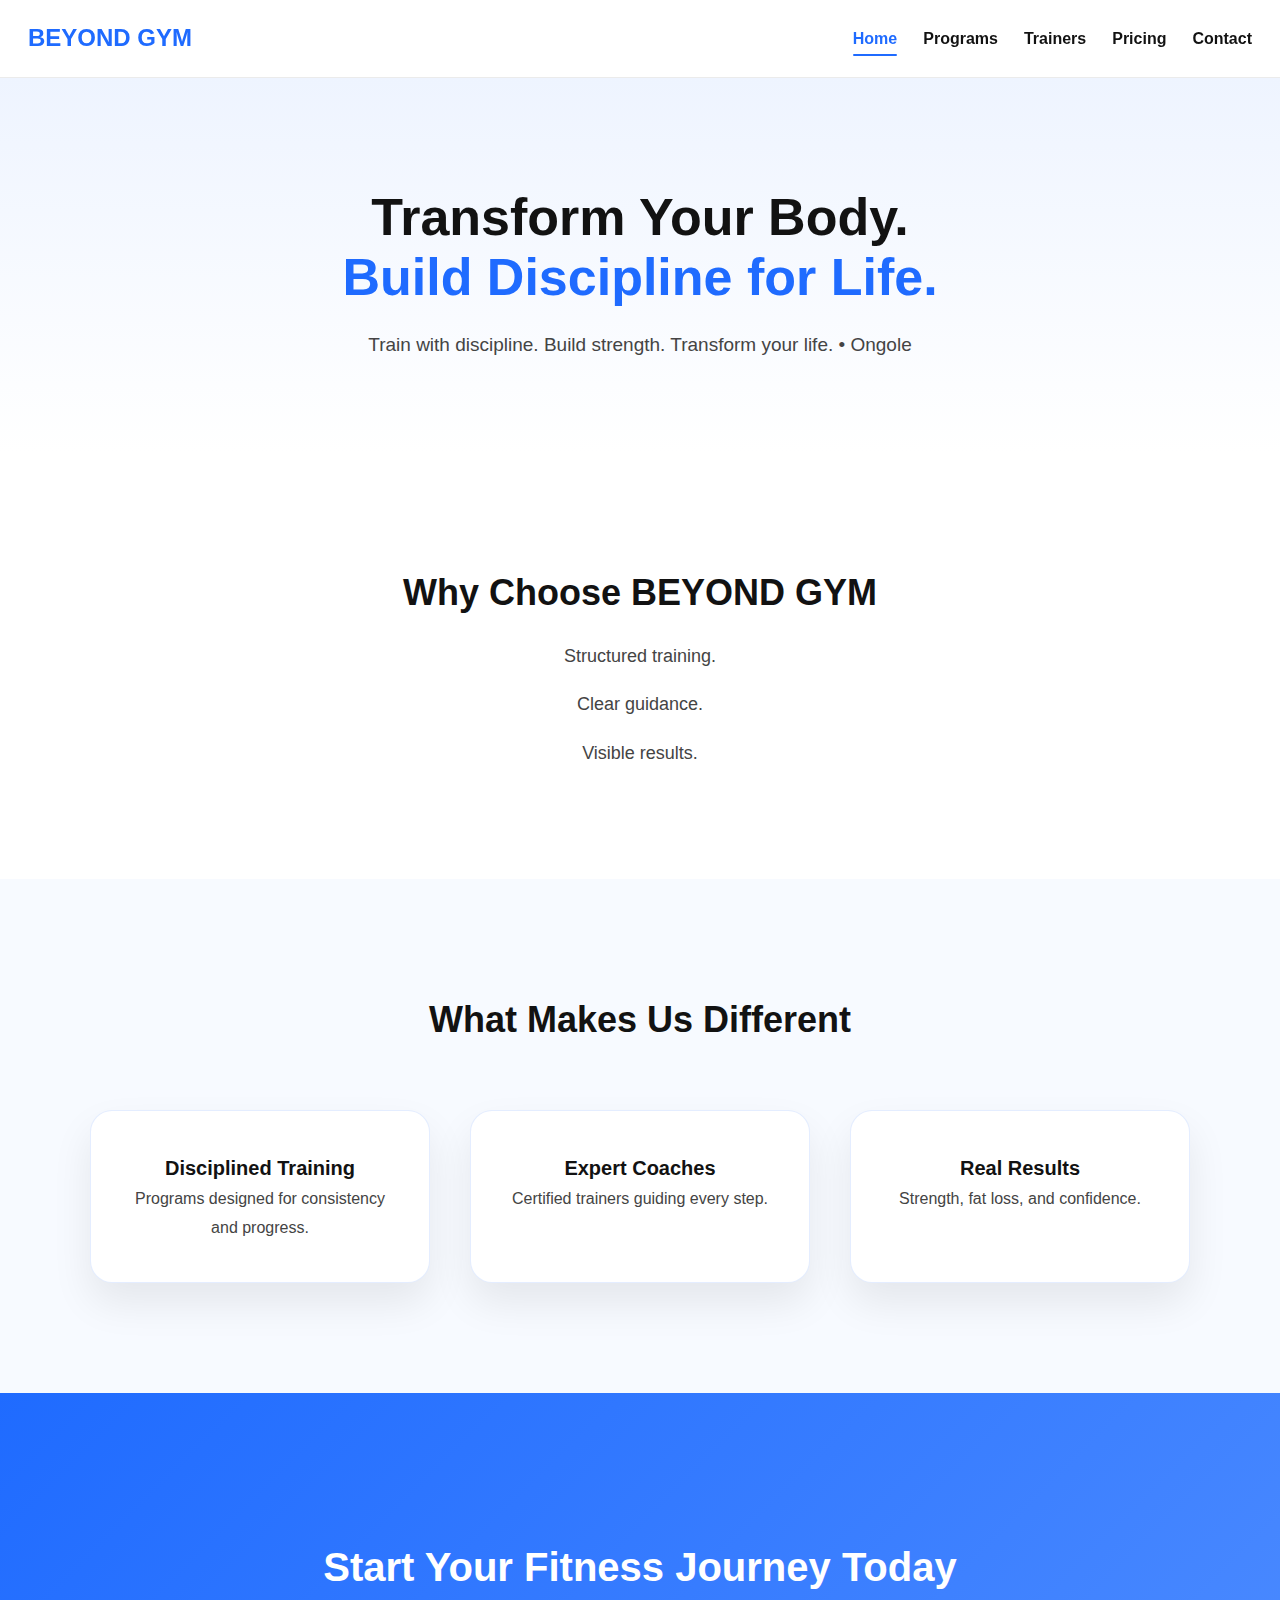
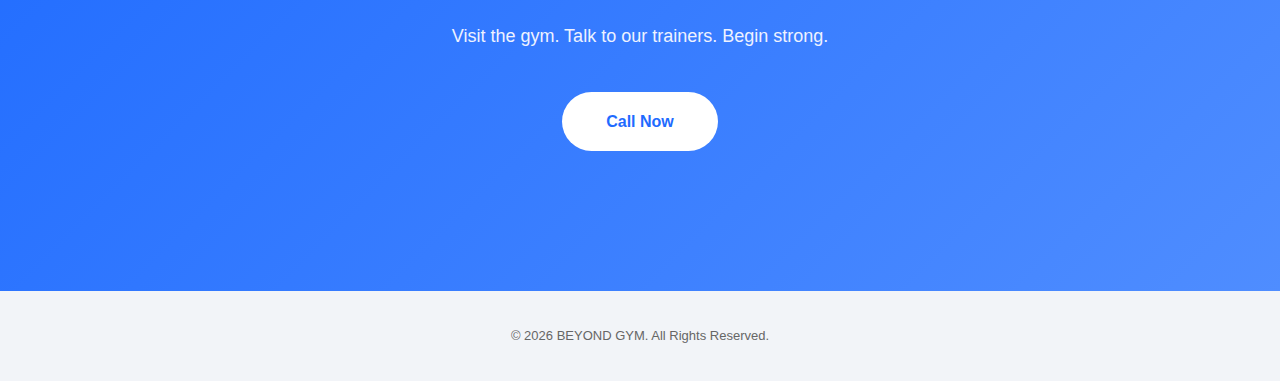
<file: index.html>
<!DOCTYPE html>
<html lang="en">
<head>
  <meta charset="UTF-8" />
  <title>Iron Discipline Gym</title>
  <meta name="viewport" content="width=device-width, initial-scale=1.0" />

  <!-- CSS -->
  <link rel="stylesheet" href="css/style.css" />

  <!-- JS (defer is IMPORTANT) -->
  <script src="js/config.js" defer></script>
  <script src="js/main.js" defer></script>
</head>
<body>

<header class="navbar">
  <div class="logo" id="gymName"></div>
  <button class="menu-toggle" id="menuToggle">
  ☰
</button>

  <nav id="navMenu">
    <a href="index.html">Home</a>
    <a href="programs.html">Programs</a>
    <a href="trainers.html">Trainers</a>
    <a href="pricing.html">Pricing</a>
    <a href="contact.html">Contact</a>
  </nav>
</header>

<section class="hero">
  <div class="hero-content">
    <h1>
      Transform Your Body.<br>
      <span>Build Discipline for Life.</span>
    </h1>
    <p id="heroTagline"></p>
  </div>
</section>

<section class="section">
  <div class="section-content">
    <h2>Why Choose <span id="gymName2"></span></h2>
    <p>Structured training.</p>
    <p>Clear guidance.</p>
    <p>Visible results.</p>
  </div>
</section>

<section class="section gray">
  <div class="section-content">
    <h2>What Makes Us Different</h2>
  </div>

  <div class="grid">
    <div class="card">
      <h3>Disciplined Training</h3>
      <p>Programs designed for consistency and progress.</p>
    </div>
    <div class="card">
      <h3>Expert Coaches</h3>
      <p>Certified trainers guiding every step.</p>
    </div>
    <div class="card">
      <h3>Real Results</h3>
      <p>Strength, fat loss, and confidence.</p>
    </div>
  </div>
</section>

<section class="cta">
  <div class="cta-content">
    <h2>Start Your Fitness Journey Today</h2>
    <p>Visit the gym. Talk to our trainers. Begin strong.</p>

    <!-- FIXED CALL BUTTON -->
    <a id="callBtn" class="btn" href="tel:+919515533082">
      Call Now
    </a>
  </div>
</section>

<footer class="footer">
  <p>© 2026 <span id="gymNameFooter"></span>. All Rights Reserved.</p>
</footer>

</body>
</html>
</file>
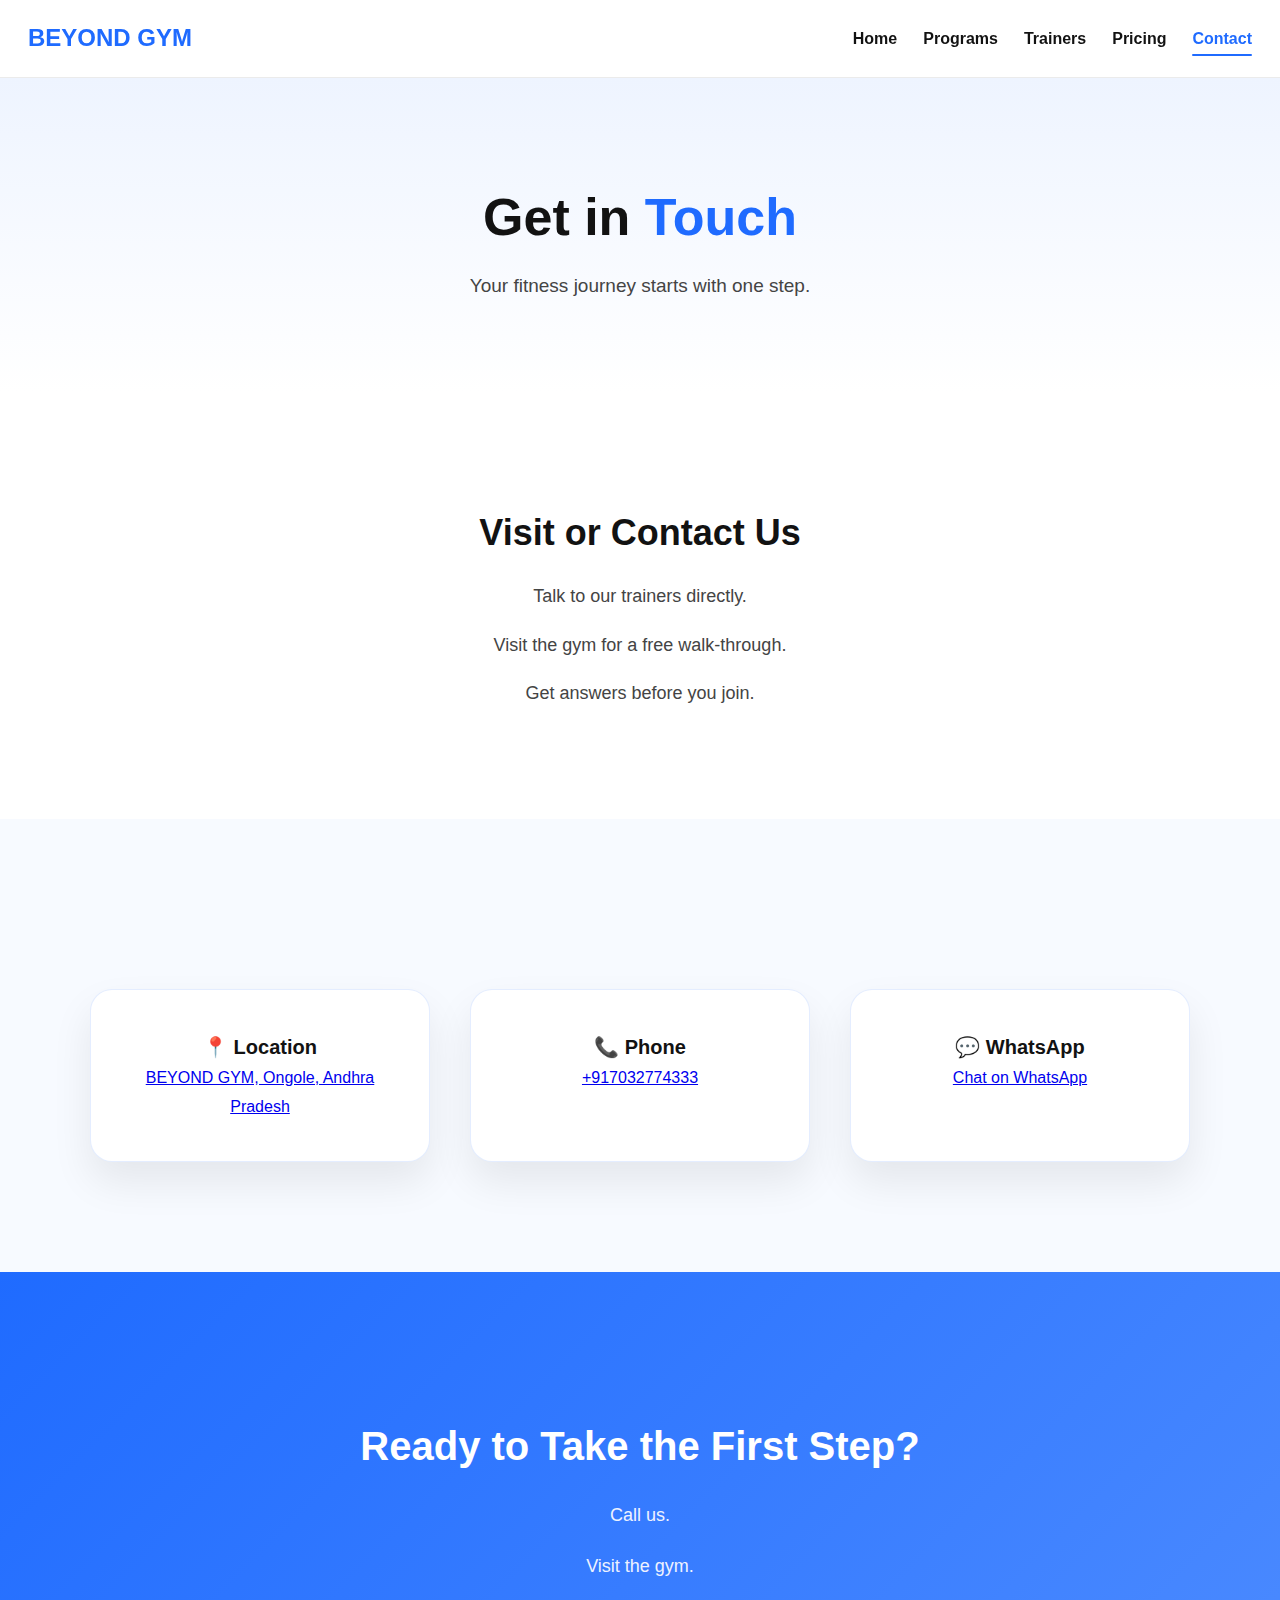
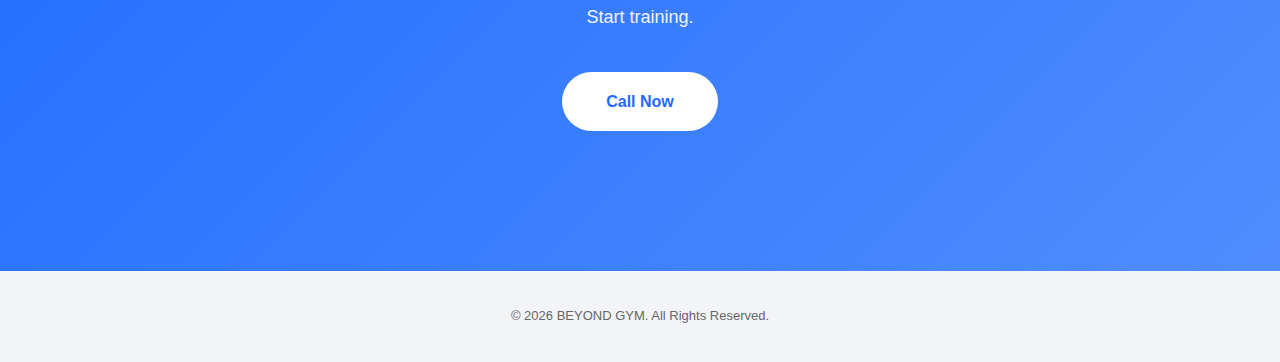
<file: contact.html>
<!DOCTYPE html>
<html lang="en">
<head>
  <meta charset="UTF-8" />
  <title>Contact</title>
  <meta name="viewport" content="width=device-width, initial-scale=1.0" />

  <link rel="stylesheet" href="css/style.css" />
<script src="js/config.js"></script>
<script src="js/main.js"></script>

</head>
<body>

<header class="navbar">
  <div class="logo" id="gymName"></div>
  <button class="menu-toggle" id="menuToggle">
  ☰
</button>

  <nav id="navMenu">
    <a href="index.html">Home</a>
    <a href="programs.html">Programs</a>
    <a href="trainers.html">Trainers</a>
    <a href="pricing.html">Pricing</a>
    <a href="contact.html">Contact</a>
  </nav>
</header>

<!-- HERO -->
<section class="hero">
  <div class="hero-content">
    <h1>Get in <span>Touch</span></h1>
    <p>Your fitness journey starts with one step.</p>
  </div>
</section>

<!-- CONTACT INFO -->
<section class="section">
  <div class="section-content">
    <h2>Visit or Contact Us</h2>
    <p>Talk to our trainers directly.</p>
    <p>Visit the gym for a free walk-through.</p>
    <p>Get answers before you join.</p>
  </div>
</section>

<section class="section gray">
  <div class="grid">
    <div class="card">
      <h3>📍 Location</h3>
      <p id="gymAddress"></p>
    </div>

    <div class="card">
      <h3>📞 Phone</h3>
      <p><a id="phoneLink"></a></p>
    </div>

    <div class="card">
      <h3>💬 WhatsApp</h3>
      <p><a id="whatsappLink">Chat on WhatsApp</a></p>
    </div>
  </div>
</section>

<!-- CTA -->
<section class="cta">
  <div class="cta-content">
    <h2>Ready to Take the First Step?</h2>
    <p>Call us.</p>
    <p>Visit the gym.</p>
    <p>Start training.</p>
    <a id="callBtn" class="btn">Call Now</a>
  </div>
</section>

<footer class="footer">
  <p>© 2026 <span id="gymNameFooter"></span>. All Rights Reserved.</p>
</footer>

<script src="../js/config.js"></script>
<script src="../js/main.js"></script>
</body>
</html>
</file>
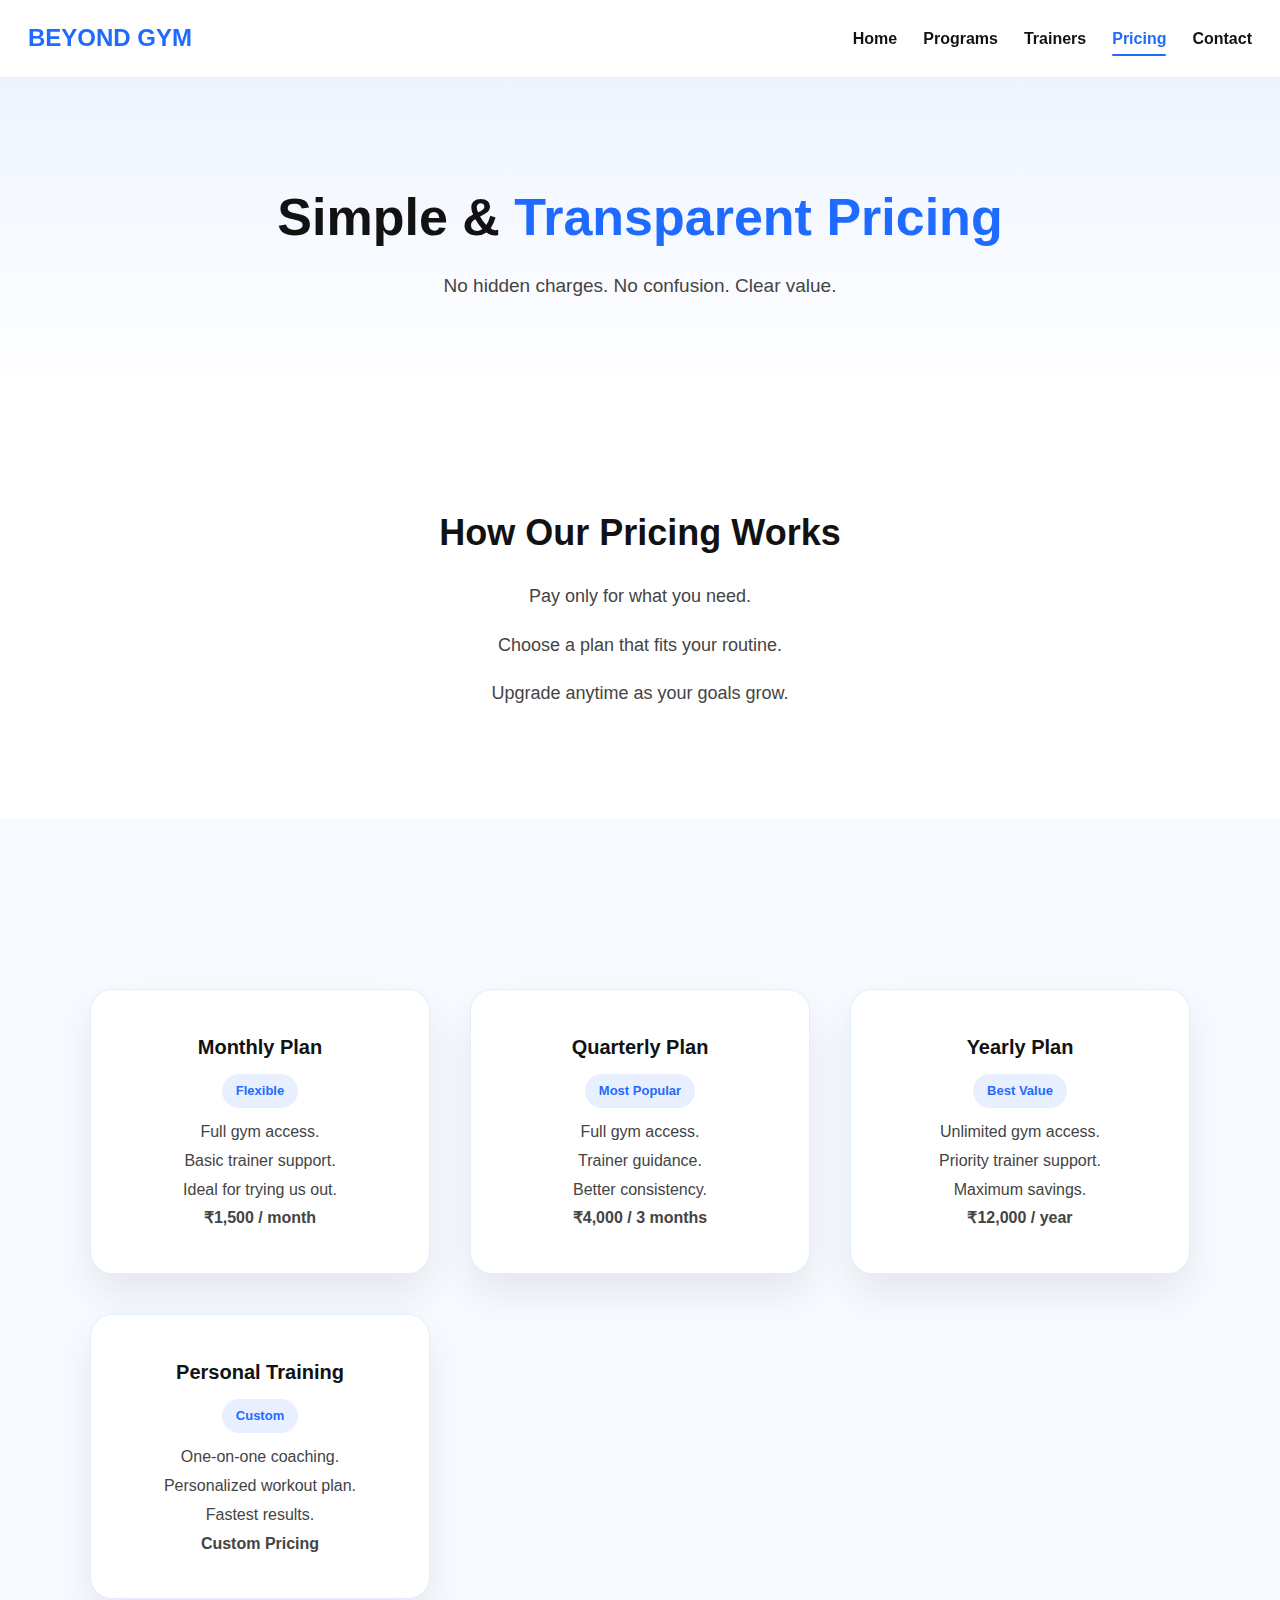
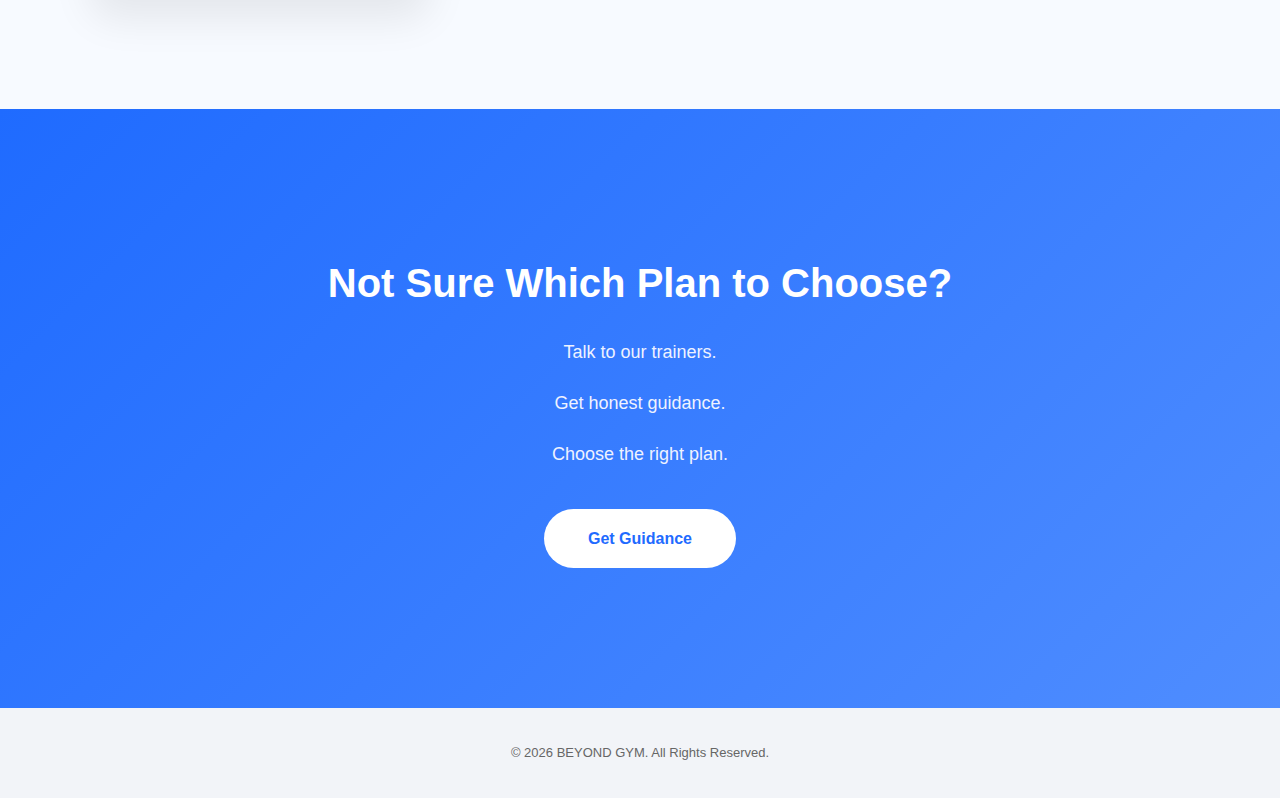
<file: pricing.html>
<!DOCTYPE html>
<html lang="en">
<head>
  <meta charset="UTF-8" />
  <title>Pricing</title>
  <meta name="viewport" content="width=device-width, initial-scale=1.0" />
  <link rel="stylesheet" href="css/style.css" />
<script src="js/config.js"></script>
<script src="js/main.js"></script>

</head>
<body>

<header class="navbar">
  <div class="logo" id="gymName"></div>
  <button class="menu-toggle" id="menuToggle">
  ☰
</button>

  <nav id="navMenu">
    <a href="index.html">Home</a>
    <a href="programs.html">Programs</a>
    <a href="trainers.html">Trainers</a>
    <a href="pricing.html">Pricing</a>
    <a href="contact.html">Contact</a>
  </nav>
</header>

<!-- HERO -->
<section class="hero">
  <div class="hero-content">
    <h1>Simple & <span>Transparent Pricing</span></h1>
    <p>No hidden charges. No confusion. Clear value.</p>
  </div>
</section>

<!-- INTRO -->
<section class="section">
  <div class="section-content">
    <h2>How Our Pricing Works</h2>
    <p>Pay only for what you need.</p>
    <p>Choose a plan that fits your routine.</p>
    <p>Upgrade anytime as your goals grow.</p>
  </div>
</section>

<!-- PRICING CARDS -->
<section class="section gray">
  <div class="grid">
    <div class="card">
      <h3>Monthly Plan</h3>
      <span class="tag">Flexible</span>
      <p>Full gym access.</p>
      <p>Basic trainer support.</p>
      <p>Ideal for trying us out.</p>
      <p><strong>₹1,500 / month</strong></p>
    </div>

    <div class="card">
      <h3>Quarterly Plan</h3>
      <span class="tag">Most Popular</span>
      <p>Full gym access.</p>
      <p>Trainer guidance.</p>
      <p>Better consistency.</p>
      <p><strong>₹4,000 / 3 months</strong></p>
    </div>

    <div class="card">
      <h3>Yearly Plan</h3>
      <span class="tag">Best Value</span>
      <p>Unlimited gym access.</p>
      <p>Priority trainer support.</p>
      <p>Maximum savings.</p>
      <p><strong>₹12,000 / year</strong></p>
    </div>

    <div class="card">
      <h3>Personal Training</h3>
      <span class="tag">Custom</span>
      <p>One-on-one coaching.</p>
      <p>Personalized workout plan.</p>
      <p>Fastest results.</p>
      <p><strong>Custom Pricing</strong></p>
    </div>
  </div>
</section>

<!-- CTA ONLY AT BOTTOM -->
<section class="cta">
  <div class="cta-content">
    <h2>Not Sure Which Plan to Choose?</h2>
    <p>Talk to our trainers.</p>
    <p>Get honest guidance.</p>
    <p>Choose the right plan.</p>
    <a href="contact.html" class="btn">Get Guidance</a>
  </div>
</section>

<footer class="footer">
  <p>© 2026 <span id="gymNameFooter"></span>. All Rights Reserved.</p>
</footer>

<script src="../js/config.js"></script>
<script src="../js/main.js"></script>
</body>
</html>
</file>
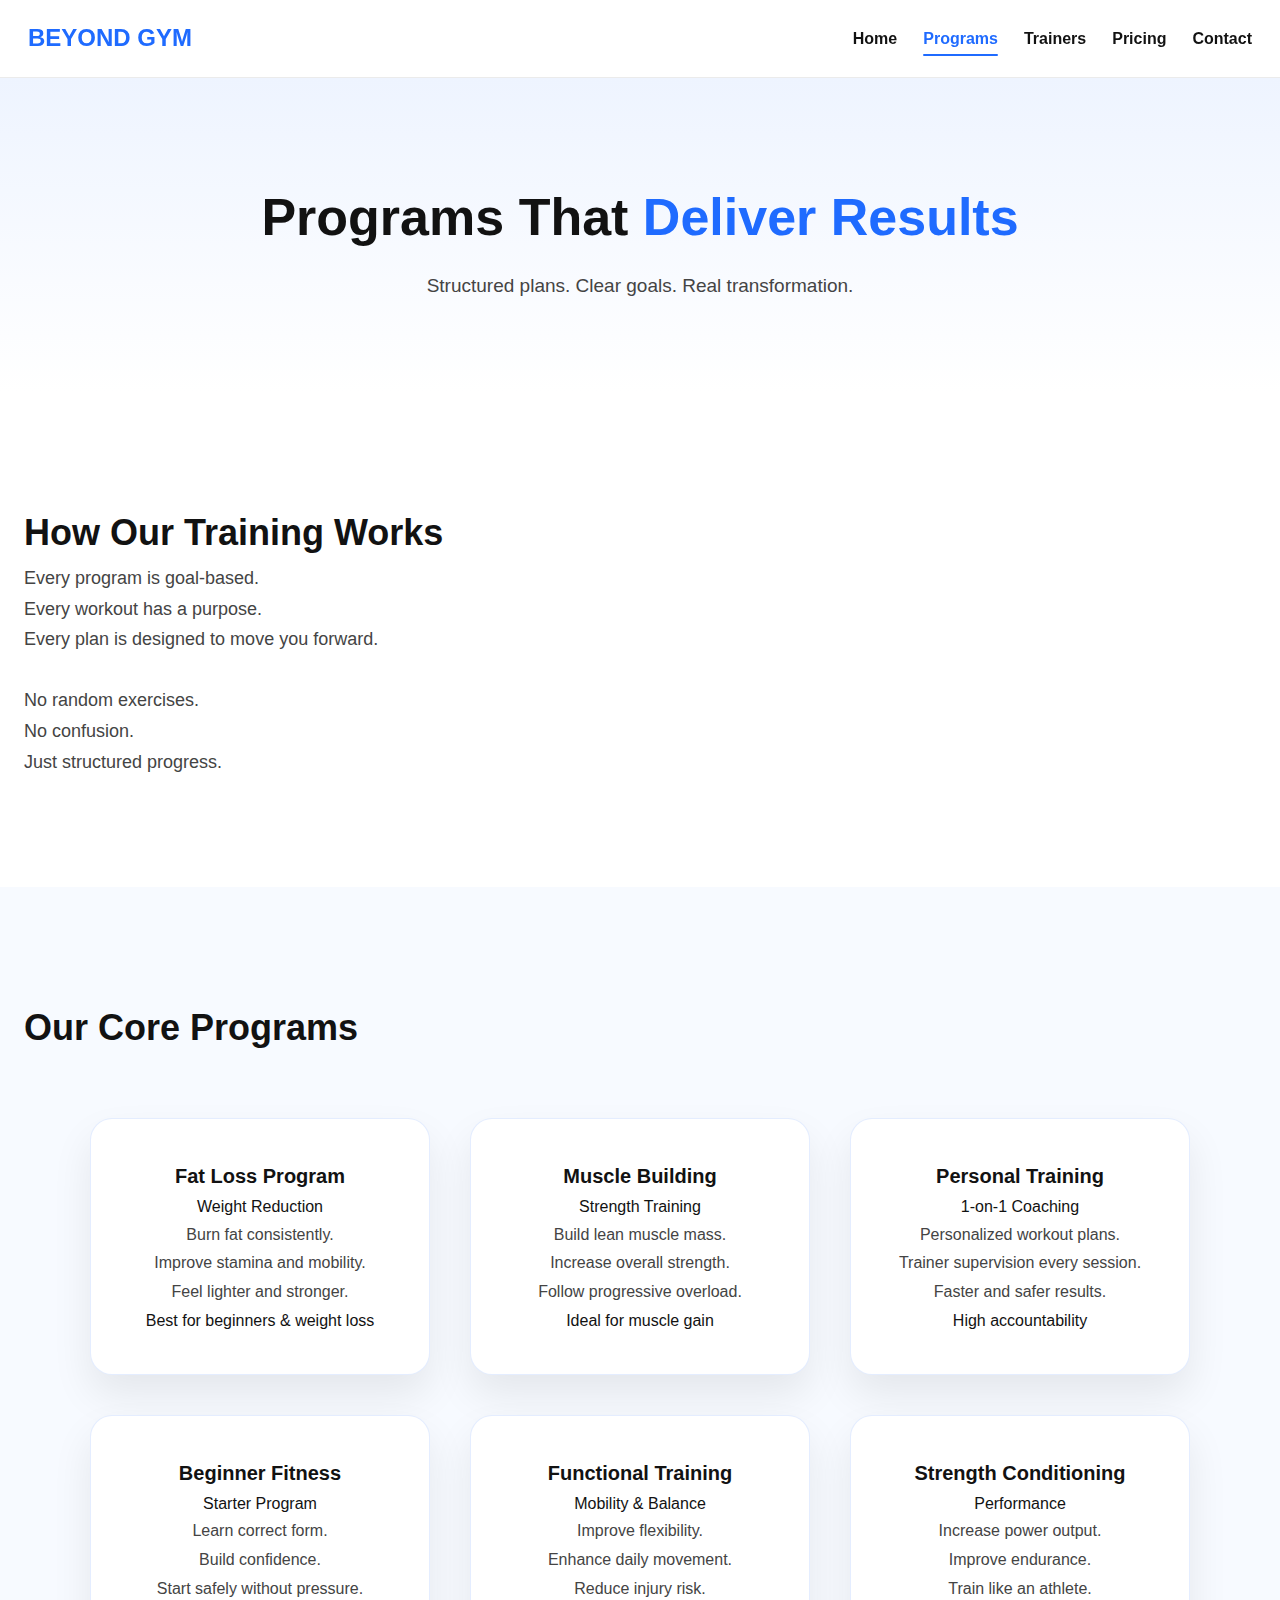
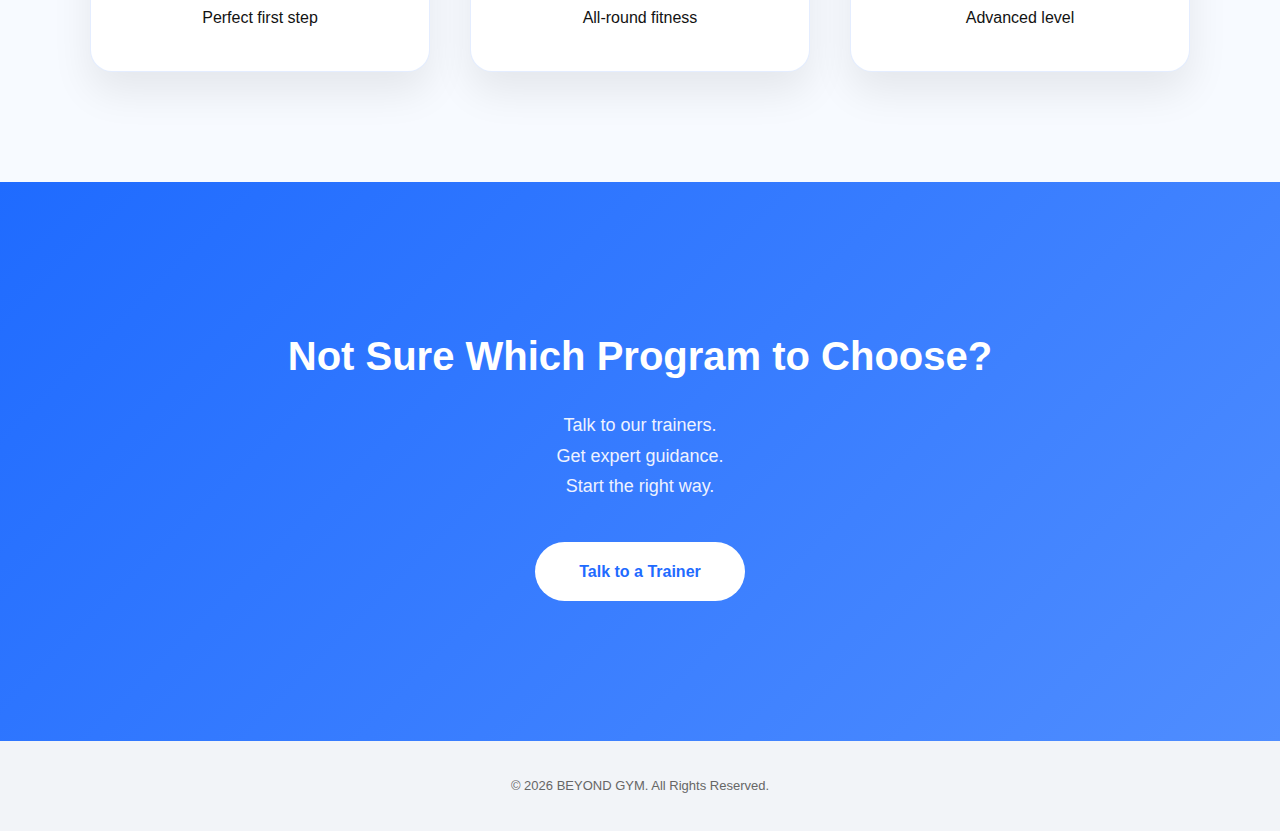
<file: programs.html>
<!DOCTYPE html>
<html lang="en">
<head>
  <meta charset="UTF-8" />
  <title>Programs</title>
  <meta name="viewport" content="width=device-width, initial-scale=1.0" />
  <link rel="stylesheet" href="css/style.css" />
<script src="js/config.js"></script>
<script src="js/main.js"></script>

</head>
<body>

<!-- NAVBAR -->
<header class="navbar">
  <div class="logo" id="gymName"></div>
  <button class="menu-toggle" id="menuToggle">
  ☰
</button>

  <nav id="navMenu">
    <a href="index.html">Home</a>
    <a href="programs.html">Programs</a>
    <a href="trainers.html">Trainers</a>
    <a href="pricing.html">Pricing</a>
    <a href="contact.html">Contact</a>
  </nav>
</header>

<!-- HERO -->
<section class="hero">
  <div class="hero-content">
    <h1>Programs That <span>Deliver Results</span></h1>
    <p>Structured plans. Clear goals. Real transformation.</p>
  </div>
</section>

<!-- INTRO -->
<section class="section">
  <h2>How Our Training Works</h2>
  <p>
    Every program is goal-based.<br>
    Every workout has a purpose.<br>
    Every plan is designed to move you forward.<br><br>

    No random exercises.<br>
    No confusion.<br>
    Just structured progress.
  </p>
</section>

<!-- PROGRAM CARDS -->
<section class="section gray">
  <h2>Our Core Programs</h2>

  <div class="grid">
    <div class="card">
      <h3>Fat Loss Program</h3>
      <span class="role">Weight Reduction</span>
      <p>
        Burn fat consistently.<br>
        Improve stamina and mobility.<br>
        Feel lighter and stronger.
      </p>
      <div class="exp">Best for beginners & weight loss</div>
    </div>

    <div class="card">
      <h3>Muscle Building</h3>
      <span class="role">Strength Training</span>
      <p>
        Build lean muscle mass.<br>
        Increase overall strength.<br>
        Follow progressive overload.
      </p>
      <div class="exp">Ideal for muscle gain</div>
    </div>

    <div class="card">
      <h3>Personal Training</h3>
      <span class="role">1-on-1 Coaching</span>
      <p>
        Personalized workout plans.<br>
        Trainer supervision every session.<br>
        Faster and safer results.
      </p>
      <div class="exp">High accountability</div>
    </div>

    <div class="card">
      <h3>Beginner Fitness</h3>
      <span class="role">Starter Program</span>
      <p>
        Learn correct form.<br>
        Build confidence.<br>
        Start safely without pressure.
      </p>
      <div class="exp">Perfect first step</div>
    </div>

    <div class="card">
      <h3>Functional Training</h3>
      <span class="role">Mobility & Balance</span>
      <p>
        Improve flexibility.<br>
        Enhance daily movement.<br>
        Reduce injury risk.
      </p>
      <div class="exp">All-round fitness</div>
    </div>

    <div class="card">
      <h3>Strength Conditioning</h3>
      <span class="role">Performance</span>
      <p>
        Increase power output.<br>
        Improve endurance.<br>
        Train like an athlete.
      </p>
      <div class="exp">Advanced level</div>
    </div>
  </div>
</section>

<!-- CTA AT BOTTOM ONLY -->
<section class="cta">
  <div class="cta-content">
    <h2>Not Sure Which Program to Choose?</h2>
    <p>
      Talk to our trainers.<br>
      Get expert guidance.<br>
      Start the right way.
    </p>
    <a href="contact.html" class="btn">Talk to a Trainer</a>
  </div>
</section>

<!-- FOOTER -->
<footer class="footer">
  <p>© 2026 <span id="gymNameFooter"></span>. All Rights Reserved.</p>
</footer>

<script src="../js/config.js"></script>
<script src="../js/main.js"></script>
</body>
</html>
</file>
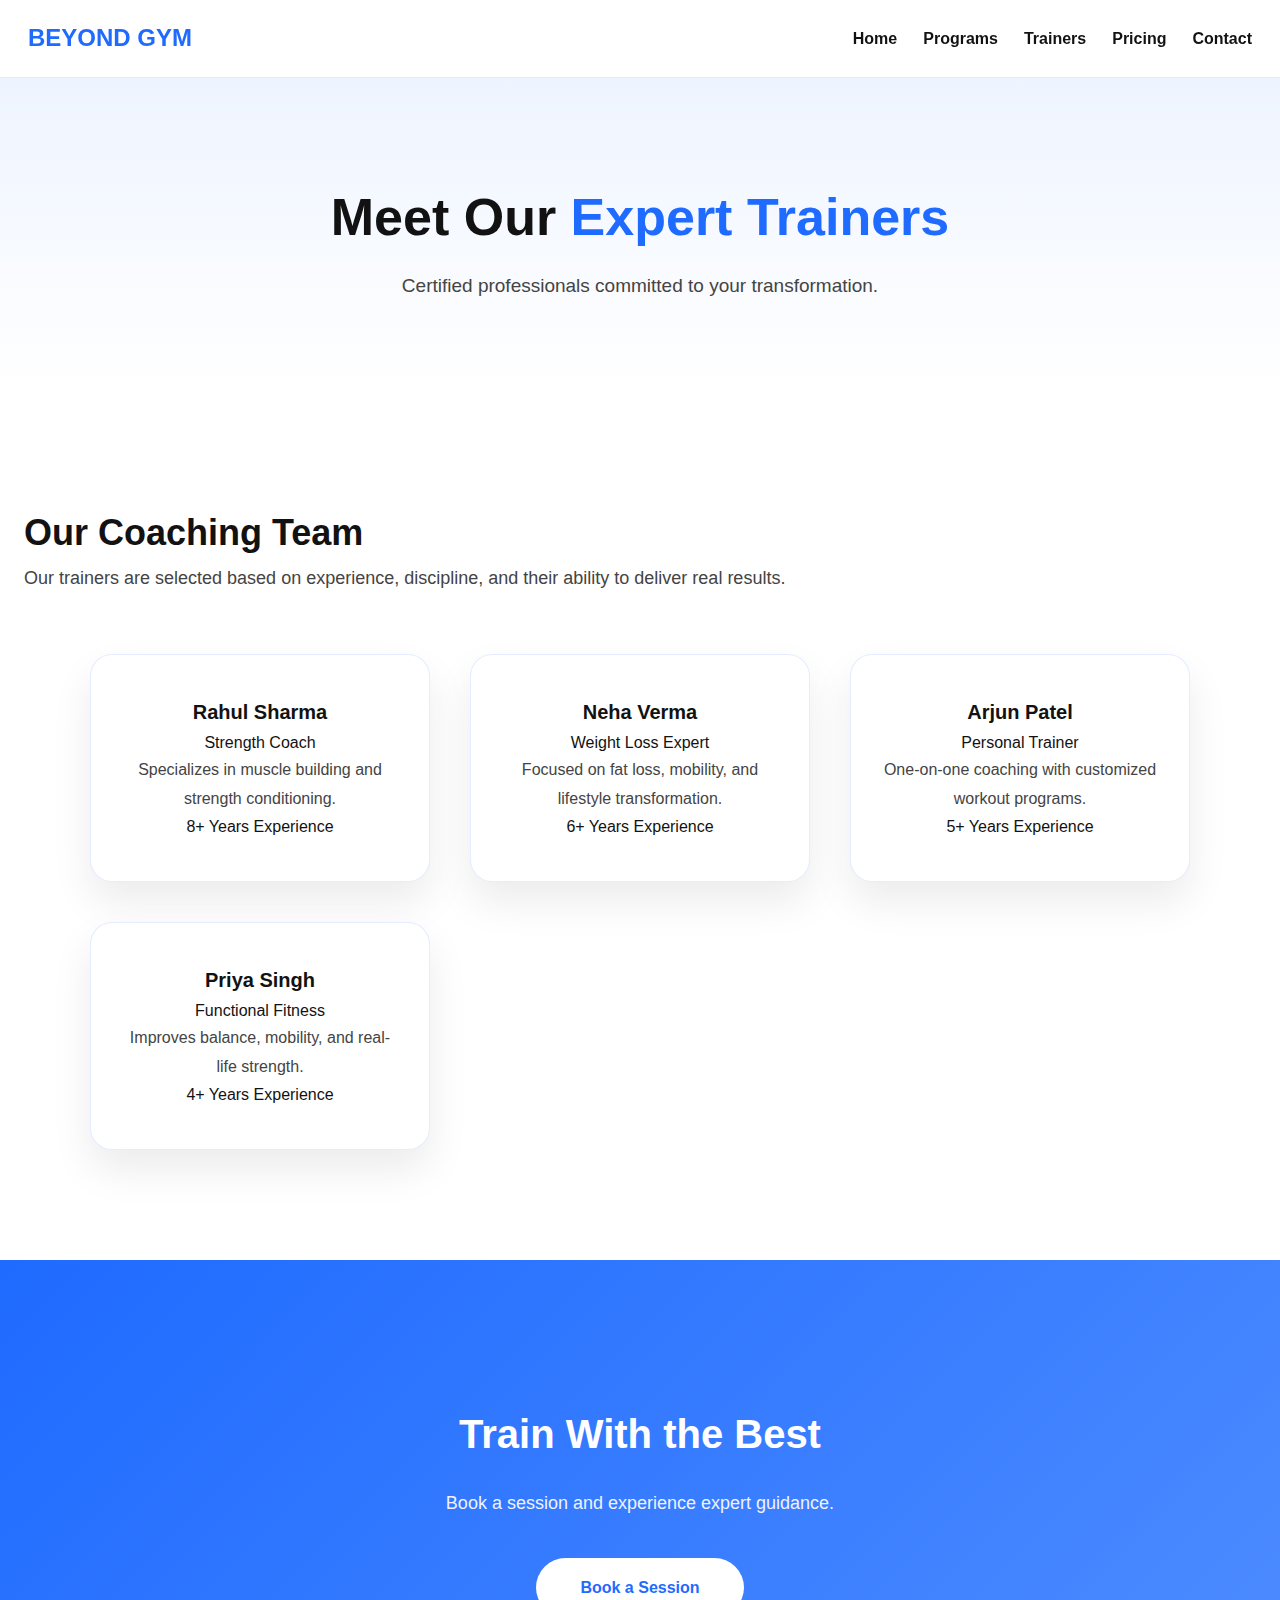
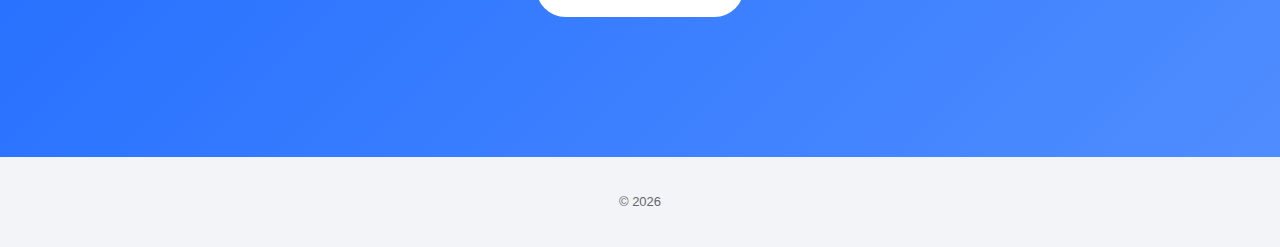
<file: trainers.html>
<!DOCTYPE html>
<html lang="en">
<head>
  <meta charset="UTF-8" />
  <title>Trainers</title>
  <meta name="viewport" content="width=device-width, initial-scale=1.0" />
  <link rel="stylesheet" href="css/style.css" />
<script src="js/config.js"></script>
<script src="js/main.js"></script>

</head>
<body>

<header class="navbar">
  <div class="logo" id="gymName"></div>
  <nav>
    <a href="index.html">Home</a>
    <a href="programs.html">Programs</a>
    <a href="trainers.html">Trainers</a>
    <a href="pricing.html">Pricing</a>
    <a href="contact.html">Contact</a>
  </nav>
</header>

<section class="hero">
  <div class="hero-content">
    <h1>Meet Our <span>Expert Trainers</span></h1>
    <p>Certified professionals committed to your transformation.</p>
  </div>
</section>

<section class="section">
  <h2>Our Coaching Team</h2>
  <p>
    Our trainers are selected based on experience, discipline,
    and their ability to deliver real results.
  </p>

  <div class="grid">
    <div class="card">
      <h3>Rahul Sharma</h3>
      <span class="role">Strength Coach</span>
      <p>Specializes in muscle building and strength conditioning.</p>
      <div class="exp">8+ Years Experience</div>
    </div>

    <div class="card">
      <h3>Neha Verma</h3>
      <span class="role">Weight Loss Expert</span>
      <p>Focused on fat loss, mobility, and lifestyle transformation.</p>
      <div class="exp">6+ Years Experience</div>
    </div>

    <div class="card">
      <h3>Arjun Patel</h3>
      <span class="role">Personal Trainer</span>
      <p>One-on-one coaching with customized workout programs.</p>
      <div class="exp">5+ Years Experience</div>
    </div>

    <div class="card">
      <h3>Priya Singh</h3>
      <span class="role">Functional Fitness</span>
      <p>Improves balance, mobility, and real-life strength.</p>
      <div class="exp">4+ Years Experience</div>
    </div>
  </div>
</section>

<section class="cta">
  <div class="cta-content">
    <h2>Train With the Best</h2>
    <p>Book a session and experience expert guidance.</p>
    <a href="contact.html" class="btn">Book a Session</a>
  </div>
</section>

<footer class="footer">
  <p>© 2026 <span id="
</file>
<file: css/style.css>
/* ================= RESET ================= */
* {
  box-sizing: border-box;
  margin: 0;
  padding: 0;
}

body {
  font-family: "Poppins", "Segoe UI", sans-serif;
  background-color: #ffffff;
  color: #121212;
  line-height: 1.7;
}

/* ================= NAVBAR ================= */
.navbar {
  position: sticky;
  top: 0;
  z-index: 1000;
  background: rgba(255,255,255,0.96);
  padding: 18px 28px;
  border-bottom: 1px solid rgba(0,0,0,0.08);
  display: flex;
  justify-content: space-between;
  align-items: center;
}

.logo {
  font-size: 24px;
  font-weight: 900;
  color: #1f6bff;
}

.navbar nav {
  display: flex;
  gap: 26px;
}

.navbar nav a {
  text-decoration: none;
  color: #121212;
  font-weight: 600;
}

/* ================= HERO ================= */
.hero {
  padding: 110px 24px 90px;
  background: linear-gradient(180deg, #eef4ff, #ffffff);
  text-align: center;
}

.hero-content {
  max-width: 900px;
  margin: auto;
  display: flex;
  flex-direction: column;
  gap: 22px;
}

.hero h1 {
  font-size: 52px;
  font-weight: 900;
  line-height: 1.15;
}

.hero h1 span {
  color: #1f6bff;
}

.hero p {
  font-size: 19px;
  color: #444;
}

/* ================= SECTION ================= */
.section {
  padding: 110px 24px;
}

.section.gray {
  background-color: #f7faff;
}

.section-content {
  max-width: 900px;
  margin: auto;
  display: flex;
  flex-direction: column;
  gap: 18px;
  text-align: center;
}

.section h2 {
  font-size: 36px;
  font-weight: 900;
}

.section p {
  font-size: 18px;
  color: #444;
}

/* ================= GRID ================= */
.grid {
  max-width: 1100px;
  margin: 60px auto 0;
  display: grid;
  grid-template-columns: repeat(auto-fit, minmax(260px, 1fr));
  gap: 40px;
}

/* ================= CARD ================= */
.card {
  background: #ffffff;
  border-radius: 22px;
  padding: 40px 32px;
  border: 1px solid rgba(31,107,255,0.12);
  box-shadow: 0 20px 40px rgba(0,0,0,0.08);
  transition: all 0.35s ease;
  text-align: center;
}

.card:hover {
  transform: translateY(-10px);
  box-shadow: 0 30px 60px rgba(31,107,255,0.22);
}

.card h3 {
  font-size: 20px;
  font-weight: 800;
}

.card .tag {
  display: inline-block;
  margin: 10px 0;
  padding: 6px 14px;
  font-size: 13px;
  font-weight: 700;
  color: #1f6bff;
  background: rgba(31,107,255,0.1);
  border-radius: 20px;
}

.card p {
  font-size: 16px;
  color: #444;
  line-height: 1.8;
}

/* ================= CTA ================= */
.cta {
  padding: 140px 24px;
  background: linear-gradient(135deg, #1f6bff, #4f8dff);
  color: #ffffff;
}

.cta-content {
  max-width: 900px;
  margin: auto;
  display: flex;
  flex-direction: column;
  gap: 20px;
  text-align: center;
}

.cta h2 {
  font-size: 40px;
  font-weight: 900;
}

.cta p {
  font-size: 18px;
  color: #eef2ff;
}

/* ================= BUTTON ================= */
.btn {
  margin-top: 20px;
  align-self: center;
  padding: 16px 44px;
  background: #ffffff;
  color: #1f6bff;
  text-decoration: none;
  border-radius: 50px;
  font-weight: 800;
  transition: all 0.3s ease;
}

.btn:hover {
  transform: translateY(-4px);
  box-shadow: 0 18px 40px rgba(0,0,0,0.2);
}

/* ================= FOOTER ================= */
.footer {
  text-align: center;
  padding: 34px;
  background: #f2f4f8;
  font-size: 13px;
  color: #666;
}

/* ================= MOBILE FIX PATCH ================= */
@media (max-width: 768px) {

  /* HERO */
  .hero {
    padding: 70px 16px 60px;
  }

  .hero h1 {
    font-size: 30px;
    line-height: 1.25;
  }

  .hero p {
    font-size: 16px;
  }

  /* SECTIONS */
  .section {
    padding: 70px 16px;
  }

  .section h2 {
    font-size: 26px;
  }

  .section p {
    font-size: 16px;
  }

  /* GRID */
  .grid {
    margin-top: 40px;
    gap: 24px;
  }

  /* CTA */
  .cta {
    padding: 80px 16px;
  }

  .cta h2 {
    font-size: 28px;
  }

  .cta p {
    font-size: 16px;
  }

  /* NAVBAR */
  .navbar {
    flex-direction: column;
    gap: 14px;
  }

  .navbar nav {
    flex-direction: column;
    gap: 14px;
  }

  /* BUTTON */
  .btn {
    padding: 14px 32px;
    font-size: 15px;
  }
}
/* ================= MOBILE NAVBAR ================= */

.menu-toggle {
  display: none;
  background: none;
  border: none;
  font-size: 28px;
  cursor: pointer;
  color: #121212;
}

/* Mobile styles */
@media (max-width: 768px) {

  .menu-toggle {
    display: block;
  }

  .navbar {
    align-items: flex-start;
  }

  .navbar nav {
    display: none;
    width: 100%;
    flex-direction: column;
    margin-top: 16px;
    gap: 16px;
  }

  .navbar nav.active {
    display: flex;
  }

  .navbar nav a {
    padding: 10px 0;
    border-bottom: 1px solid rgba(0,0,0,0.08);
  }
}
/* ================= MOBILE NAV ANIMATION ================= */

@media (max-width: 768px) {

  .navbar nav {
    overflow: hidden;
    max-height: 0;
    opacity: 0;
    transition: max-height 0.35s ease, opacity 0.25s ease;
  }

  .navbar nav.active {
    max-height: 300px;
    opacity: 1;
  }
}
/* ================= ACTIVE NAV LINK ================= */

.navbar nav a.active-link {
  color: #1f6bff;
  font-weight: 800;
  position: relative;
}

.navbar nav a.active-link::after {
  content: "";
  position: absolute;
  left: 0;
  bottom: -4px;
  width: 100%;
  height: 2px;
  background: #1f6bff;
  border-radius: 2px;
}
</file>
